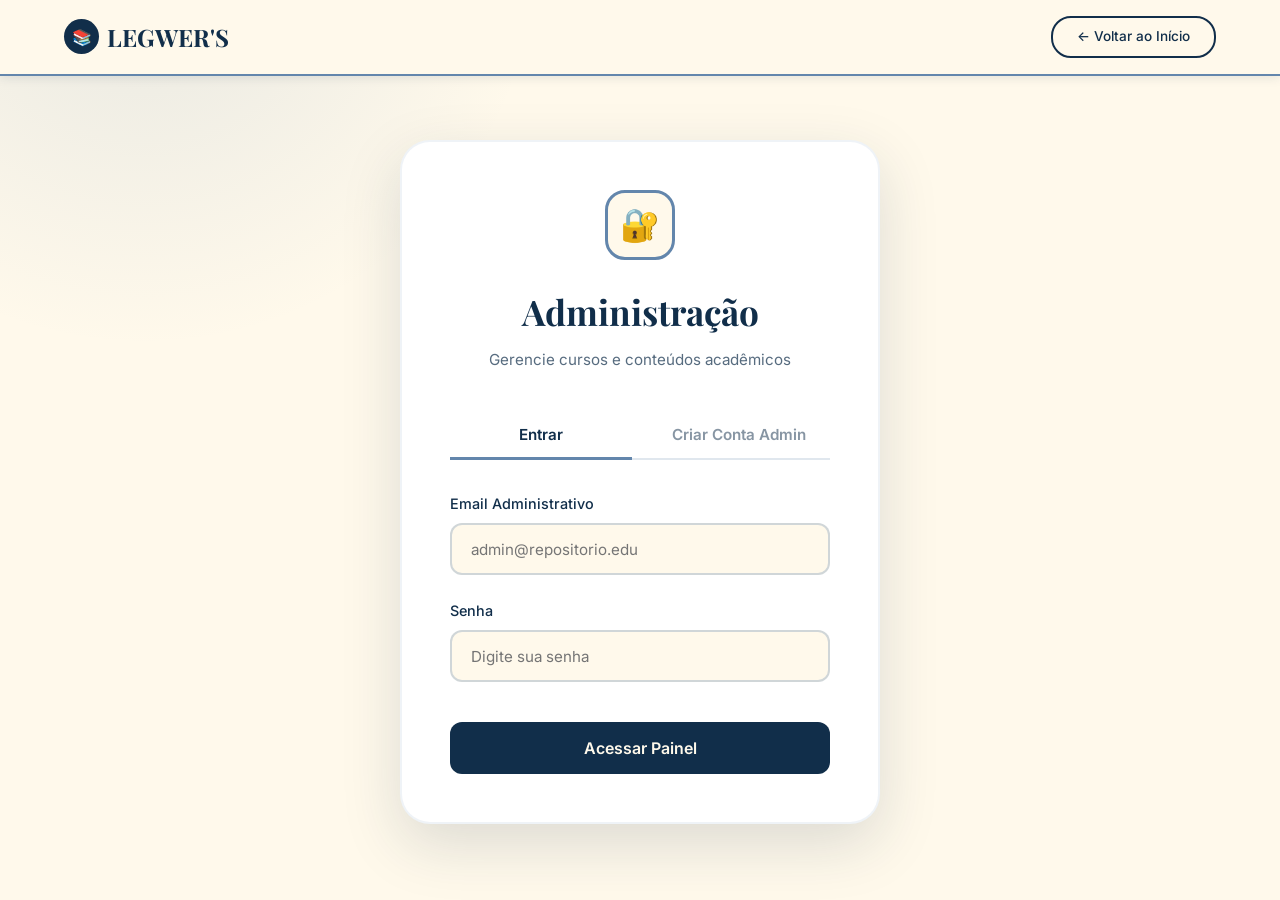
<file: area-admin.html>
<!DOCTYPE html>
<html lang="pt-BR">
<head>
    <meta charset="UTF-8">
    <meta name="viewport" content="width=device-width, initial-scale=1.0">
    <title>Administração - LEGWER'S</title>
    <link href="https://fonts.googleapis.com/css2?family=Playfair+Display:wght@400;600;700&family=Inter:wght@300;400;500;600&display=swap" rel="stylesheet">
    <style>
        * {
            margin: 0;
            padding: 0;
            box-sizing: border-box;
        }

        :root {
            --bege: #FFF9EB;
            --azul-medio: #6386AC;
            --azul-escuro: #112E4A;
            --preto: #000000;
            --branco: #FFFFFF;
            --vermelho: #C75450;
            --verde: #50C78E;
        }

        body {
            font-family: 'Inter', sans-serif;
            background-color: var(--bege);
            color: var(--azul-escuro);
            line-height: 1.6;
            overflow-x: hidden;
        }

        nav {
            position: fixed;
            top: 0;
            width: 100%;
            background: rgba(255, 249, 235, 0.98);
            z-index: 1000;
            padding: 1rem 5%;
            display: flex;
            justify-content: space-between;
            align-items: center;
            border-bottom: 2px solid var(--azul-medio);
            box-shadow: 0 2px 10px rgba(17, 46, 74, 0.1);
        }

        .logo {
            font-family: 'Playfair Display', serif;
            font-size: 1.5rem;
            font-weight: 700;
            color: var(--azul-escuro);
            text-decoration: none;
            display: flex;
            align-items: center;
            gap: 0.5rem;
        }

        .logo-icon {
            width: 35px;
            height: 35px;
            background: var(--azul-escuro);
            border-radius: 50%;
            display: flex;
            align-items: center;
            justify-content: center;
            color: var(--bege);
            font-size: 1rem;
        }

        .btn-back {
            padding: 0.5rem 1.5rem;
            border-radius: 20px;
            text-decoration: none;
            font-weight: 500;
            font-size: 0.85rem;
            transition: all 0.3s ease;
            border: 2px solid var(--azul-escuro);
            color: var(--azul-escuro);
            background: transparent;
        }

        .btn-back:hover {
            background: var(--azul-escuro);
            color: var(--bege);
        }

        .main-container {
            min-height: 100vh;
            display: flex;
            align-items: center;
            justify-content: center;
            padding: 8rem 5% 4rem;
            position: relative;
            overflow: hidden;
        }

        .main-container::before {
            content: '';
            position: absolute;
            top: -50%;
            left: -20%;
            width: 800px;
            height: 800px;
            background: radial-gradient(circle, rgba(99, 134, 172, 0.15) 0%, transparent 70%);
            border-radius: 50%;
            animation: pulse 8s ease-in-out infinite;
        }

        @keyframes pulse {
            0%, 100% { transform: scale(1); opacity: 0.5; }
            50% { transform: scale(1.1); opacity: 0.8; }
        }

        .auth-card {
            background: var(--branco);
            border-radius: 30px;
            box-shadow: 0 20px 60px rgba(17, 46, 74, 0.15);
            max-width: 480px;
            width: 100%;
            padding: 3rem;
            position: relative;
            z-index: 2;
            border: 2px solid rgba(99, 134, 172, 0.1);
        }

        .auth-header {
            text-align: center;
            margin-bottom: 2.5rem;
        }

        .auth-icon {
            width: 70px;
            height: 70px;
            background: var(--bege);
            border-radius: 20px;
            display: flex;
            align-items: center;
            justify-content: center;
            font-size: 2rem;
            margin: 0 auto 1.5rem;
            border: 3px solid var(--azul-medio);
        }

        .auth-header h1 {
            font-family: 'Playfair Display', serif;
            font-size: 2.2rem;
            color: var(--azul-escuro);
            margin-bottom: 0.5rem;
        }

        .auth-header p {
            color: var(--azul-escuro);
            opacity: 0.7;
            font-size: 0.95rem;
        }

        .auth-tabs {
            display: flex;
            gap: 1rem;
            margin-bottom: 2rem;
            border-bottom: 2px solid rgba(99, 134, 172, 0.2);
        }

        .auth-tab {
            flex: 1;
            padding: 0.8rem;
            background: transparent;
            border: none;
            font-family: 'Inter', sans-serif;
            font-weight: 600;
            font-size: 0.95rem;
            color: var(--azul-escuro);
            opacity: 0.5;
            cursor: pointer;
            transition: all 0.3s ease;
            border-bottom: 3px solid transparent;
            margin-bottom: -2px;
        }

        .auth-tab.active {
            opacity: 1;
            border-bottom-color: var(--azul-medio);
        }

        .auth-form {
            display: none;
        }

        .auth-form.active {
            display: block;
            animation: fadeIn 0.4s ease;
        }

        @keyframes fadeIn {
            from { opacity: 0; transform: translateY(10px); }
            to { opacity: 1; transform: translateY(0); }
        }

        .form-group {
            margin-bottom: 1.5rem;
        }

        .form-label {
            display: block;
            margin-bottom: 0.5rem;
            color: var(--azul-escuro);
            font-weight: 500;
            font-size: 0.9rem;
        }

        .form-input {
            width: 100%;
            padding: 0.9rem 1.2rem;
            border: 2px solid rgba(99, 134, 172, 0.3);
            border-radius: 12px;
            font-family: 'Inter', sans-serif;
            font-size: 0.95rem;
            color: var(--azul-escuro);
            background: var(--bege);
            transition: all 0.3s ease;
        }

        .form-input:focus {
            outline: none;
            border-color: var(--azul-medio);
            background: var(--branco);
            box-shadow: 0 0 0 4px rgba(99, 134, 172, 0.1);
        }

        .form-row {
            display: grid;
            grid-template-columns: 1fr 1fr;
            gap: 1rem;
        }

        .btn-submit {
            width: 100%;
            padding: 1rem;
            background: var(--azul-escuro);
            color: var(--bege);
            border: none;
            border-radius: 12px;
            font-family: 'Inter', sans-serif;
            font-weight: 600;
            font-size: 1rem;
            cursor: pointer;
            transition: all 0.3s ease;
            margin-top: 1rem;
        }

        .btn-submit:hover {
            background: var(--azul-medio);
            transform: translateY(-2px);
            box-shadow: 0 8px 20px rgba(17, 46, 74, 0.2);
        }

        /* Admin Dashboard */
        .admin-dashboard {
            display: none;
            padding: 8rem 5% 4rem;
        }

        .admin-dashboard.active {
            display: block;
            animation: fadeIn 0.6s ease;
        }

        .admin-header {
            display: flex;
            justify-content: space-between;
            align-items: center;
            margin-bottom: 3rem;
            padding-bottom: 2rem;
            border-bottom: 2px solid rgba(99, 134, 172, 0.2);
        }

        .admin-title {
            font-family: 'Playfair Display', serif;
            font-size: 2.5rem;
            color: var(--azul-escuro);
        }

        .admin-actions {
            display: flex;
            gap: 1rem;
        }

        .btn-add {
            padding: 0.7rem 1.5rem;
            background: var(--verde);
            color: var(--branco);
            border: none;
            border-radius: 12px;
            font-weight: 600;
            font-size: 0.9rem;
            cursor: pointer;
            transition: all 0.3s ease;
            display: flex;
            align-items: center;
            gap: 0.5rem;
        }

        .btn-add:hover {
            transform: translateY(-2px);
            box-shadow: 0 8px 20px rgba(80, 199, 142, 0.3);
        }

        .btn-logout {
            padding: 0.7rem 1.5rem;
            background: transparent;
            color: var(--azul-escuro);
            border: 2px solid var(--azul-escuro);
            border-radius: 12px;
            font-weight: 600;
            font-size: 0.9rem;
            cursor: pointer;
            transition: all 0.3s ease;
        }

        .btn-logout:hover {
            background: var(--azul-escuro);
            color: var(--bege);
        }

        /* Stats Cards */
        .stats-grid {
            display: grid;
            grid-template-columns: repeat(auto-fit, minmax(250px, 1fr));
            gap: 2rem;
            margin-bottom: 3rem;
        }

        .stat-card {
            background: var(--branco);
            padding: 2rem;
            border-radius: 20px;
            box-shadow: 0 10px 30px rgba(17, 46, 74, 0.1);
            border: 2px solid transparent;
            transition: all 0.3s ease;
        }

        .stat-card:hover {
            border-color: var(--azul-medio);
            transform: translateY(-5px);
        }

        .stat-card-header {
            display: flex;
            justify-content: space-between;
            align-items: center;
            margin-bottom: 1rem;
        }

        .stat-icon {
            width: 50px;
            height: 50px;
            background: var(--bege);
            border-radius: 12px;
            display: flex;
            align-items: center;
            justify-content: center;
            font-size: 1.5rem;
        }

        .stat-value {
            font-family: 'Playfair Display', serif;
            font-size: 2.5rem;
            font-weight: 700;
            color: var(--azul-escuro);
        }

        .stat-label {
            color: var(--azul-escuro);
            opacity: 0.7;
            font-size: 0.9rem;
            margin-top: 0.5rem;
        }

        /* Course Management */
        .management-section {
            background: var(--branco);
            padding: 2.5rem;
            border-radius: 20px;
            box-shadow: 0 10px 30px rgba(17, 46, 74, 0.1);
        }

        .section-header {
            display: flex;
            justify-content: space-between;
            align-items: center;
            margin-bottom: 2rem;
        }

        .section-title {
            font-family: 'Playfair Display', serif;
            font-size: 1.8rem;
            color: var(--azul-escuro);
        }

        .search-bar {
            padding: 0.7rem 1.2rem;
            border: 2px solid rgba(99, 134, 172, 0.3);
            border-radius: 12px;
            font-family: 'Inter', sans-serif;
            font-size: 0.9rem;
            color: var(--azul-escuro);
            background: var(--bege);
            width: 300px;
            transition: all 0.3s ease;
        }

        .search-bar:focus {
            outline: none;
            border-color: var(--azul-medio);
        }

        .course-table {
            width: 100%;
            border-collapse: collapse;
        }

        .course-table thead {
            background: var(--bege);
        }

        .course-table th {
            padding: 1rem;
            text-align: left;
            font-weight: 600;
            color: var(--azul-escuro);
            font-size: 0.9rem;
            text-transform: uppercase;
            letter-spacing: 0.5px;
        }

        .course-table td {
            padding: 1.2rem 1rem;
            border-bottom: 1px solid rgba(99, 134, 172, 0.1);
        }

        .course-table tbody tr {
            transition: all 0.3s ease;
        }

        .course-table tbody tr:hover {
            background: rgba(99, 134, 172, 0.05);
        }

        .course-name {
            font-weight: 600;
            color: var(--azul-escuro);
        }

        .course-category {
            display: inline-block;
            padding: 0.3rem 0.8rem;
            background: rgba(99, 134, 172, 0.15);
            color: var(--azul-escuro);
            border-radius: 8px;
            font-size: 0.8rem;
            font-weight: 600;
        }

        .action-buttons {
            display: flex;
            gap: 0.5rem;
        }

        .btn-edit, .btn-delete {
            padding: 0.5rem 1rem;
            border: none;
            border-radius: 8px;
            font-weight: 600;
            font-size: 0.85rem;
            cursor: pointer;
            transition: all 0.3s ease;
        }

        .btn-edit {
            background: var(--azul-medio);
            color: var(--branco);
        }

        .btn-edit:hover {
            background: var(--azul-escuro);
        }

        .btn-delete {
            background: var(--vermelho);
            color: var(--branco);
        }

        .btn-delete:hover {
            background: #a03e3a;
        }

        /* Modal */
        .modal {
            display: none;
            position: fixed;
            top: 0;
            left: 0;
            width: 100%;
            height: 100%;
            background: rgba(0, 0, 0, 0.5);
            z-index: 2000;
            align-items: center;
            justify-content: center;
        }

        .modal.active {
            display: flex;
            animation: fadeIn 0.3s ease;
        }

        .modal-content {
            background: var(--branco);
            padding: 3rem;
            border-radius: 30px;
            max-width: 600px;
            width: 90%;
            max-height: 90vh;
            overflow-y: auto;
            box-shadow: 0 20px 60px rgba(17, 46, 74, 0.3);
        }

        .modal-header {
            margin-bottom: 2rem;
        }

        .modal-title {
            font-family: 'Playfair Display', serif;
            font-size: 2rem;
            color: var(--azul-escuro);
            margin-bottom: 0.5rem;
        }

        .btn-close {
            float: right;
            background: transparent;
            border: none;
            font-size: 1.5rem;
            cursor: pointer;
            color: var(--azul-escuro);
            opacity: 0.5;
            transition: all 0.3s ease;
        }

        .btn-close:hover {
            opacity: 1;
        }

        @media (max-width: 768px) {
            .admin-header {
                flex-direction: column;
                gap: 1.5rem;
                align-items: flex-start;
            }

            .stats-grid {
                grid-template-columns: 1fr;
            }

            .course-table {
                display: block;
                overflow-x: auto;
            }

            .search-bar {
                width: 100%;
            }

            .form-row {
                grid-template-columns: 1fr;
            }
        }

        .fade-in {
            opacity: 0;
            transform: translateY(30px);
            animation: fadeInUp 0.6s ease forwards;
        }

        @keyframes fadeInUp {
            to {
                opacity: 1;
                transform: translateY(0);
            }
        }

        .delay-1 { animation-delay: 0.1s; }
        .delay-2 { animation-delay: 0.2s; }
        .delay-3 { animation-delay: 0.3s; }
    </style>
</head>
<body>
    <nav>
        <a href="inicio.html" class="logo">
            <div class="logo-icon">📚</div>
            LEGWER'S
        </a>
        
        <a href="inicio.html" class="btn-back">← Voltar ao Início</a>
    </nav>

    <!-- Auth Container -->
    <div class="main-container" id="authContainer">
        <div class="auth-card fade-in">
            <div class="auth-header">
                <div class="auth-icon">🔐</div>
                <h1>Administração</h1>
                <p>Gerencie cursos e conteúdos acadêmicos</p>
            </div>

            <div class="auth-tabs">
                <button class="auth-tab active" onclick="switchTab('login')">Entrar</button>
                <button class="auth-tab" onclick="switchTab('register')">Criar Conta Admin</button>
            </div>

            <form class="auth-form active" id="loginForm" onsubmit="handleLogin(event)">
                <div class="form-group">
                    <label class="form-label">Email Administrativo</label>
                    <input type="email" class="form-input" placeholder="admin@repositorio.edu" required>
                </div>

                <div class="form-group">
                    <label class="form-label">Senha</label>
                    <input type="password" class="form-input" placeholder="Digite sua senha" required>
                </div>

                <button type="submit" class="btn-submit">Acessar Painel</button>
            </form>

            <form class="auth-form" id="registerForm" onsubmit="handleRegister(event)">
                <div class="form-row">
                    <div class="form-group">
                        <label class="form-label">Nome</label>
                        <input type="text" class="form-input" placeholder="Nome completo" required>
                    </div>
                    <div class="form-group">
                        <label class="form-label">Cargo</label>
                        <input type="text" class="form-input" placeholder="Ex: Coordenador" required>
                    </div>
                </div>

                <div class="form-group">
                    <label class="form-label">Email Administrativo</label>
                    <input type="email" class="form-input" placeholder="admin@repositorio.edu" required>
                </div>

                <div class="form-group">
                    <label class="form-label">Departamento</label>
                    <input type="text" class="form-input" placeholder="Ex: TI / Acadêmico" required>
                </div>

                <div class="form-row">
                    <div class="form-group">
                        <label class="form-label">Senha</label>
                        <input type="password" class="form-input" placeholder="Mínimo 8 caracteres" required>
                    </div>
                    <div class="form-group">
                        <label class="form-label">Confirmar Senha</label>
                        <input type="password" class="form-input" placeholder="Repita a senha" required>
                    </div>
                </div>

                <button type="submit" class="btn-submit">Criar Conta Administrativa</button>
            </form>
        </div>
    </div>

    <!-- Admin Dashboard -->
    <div class="admin-dashboard" id="adminDashboard">
        <div class="admin-header">
            <h1 class="admin-title">Painel Administrativo</h1>
            <div class="admin-actions">
                <button class="btn-add" onclick="openModal('add')">
                    <span>+</span>
                    Adicionar Curso
                </button>
                <button class="btn-logout" onclick="handleLogout()">Sair</button>
            </div>
        </div>

        <!-- Statistics -->
        <div class="stats-grid">
            <div class="stat-card fade-in delay-1">
                <div class="stat-card-header">
                    <div class="stat-icon">📚</div>
                </div>
                <div class="stat-value" id="totalCourses">12</div>
                <div class="stat-label">Total de Cursos</div>
            </div>

            <div class="stat-card fade-in delay-2">
                <div class="stat-card-header">
                    <div class="stat-icon">📄</div>
                </div>
                <div class="stat-value">156</div>
                <div class="stat-label">Artigos Cadastrados</div>
            </div>

            <div class="stat-card fade-in delay-3">
                <div class="stat-card-header">
                    <div class="stat-icon">👥</div>
                </div>
                <div class="stat-value">847</div>
                <div class="stat-label">Alunos Ativos</div>
            </div>

            <div class="stat-card fade-in delay-1">
                <div class="stat-card-header">
                    <div class="stat-icon">⬇️</div>
                </div>
                <div class="stat-value">2.4K</div>
                <div class="stat-label">Downloads Este Mês</div>
            </div>
        </div>

        <!-- Course Management -->
        <div class="management-section">
            <div class="section-header">
                <h2 class="section-title">Gerenciar Cursos</h2>
                <input type="text" class="search-bar" placeholder="Pesquisar curso..." onkeyup="searchCourses(this.value)">
            </div>

            <table class="course-table" id="courseTable">
                <thead>
                    <tr>
                        <th>Curso</th>
                        <th>Categoria</th>
                        <th>Artigos</th>
                        <th>Acessos</th>
                        <th>Ações</th>
                    </tr>
                </thead>
                <tbody id="courseTableBody">
                    <tr>
                        <td class="course-name">Ciência da Computação</td>
                        <td><span class="course-category">Ciências Exatas</span></td>
                        <td>24</td>
                        <td>1,234</td>
                        <td>
                            <div class="action-buttons">
                                <button class="btn-edit" onclick="editCourse(0)">Editar</button>
                                <button class="btn-delete" onclick="deleteCourse(0)">Excluir</button>
                            </div>
                        </td>
                    </tr>
                    <tr>
                        <td class="course-name">Biologia Molecular</td>
                        <td><span class="course-category">Ciências Biológicas</span></td>
                        <td>18</td>
                        <td>892</td>
                        <td>
                            <div class="action-buttons">
                                <button class="btn-edit" onclick="editCourse(1)">Editar</button>
                                <button class="btn-delete" onclick="deleteCourse(1)">Excluir</button>
                            </div>
                        </td>
                    </tr>
                    <tr>
                        <td class="course-name">Direito Constitucional</td>
                        <td><span class="course-category">Ciências Sociais</span></td>
                        <td>15</td>
                        <td>756</td>
                        <td>
                            <div class="action-buttons">
                                <button class="btn-edit" onclick="editCourse(2)">Editar</button>
                                <button class="btn-delete" onclick="deleteCourse(2)">Excluir</button>
                            </div>
                        </td>
                    </tr>
                    <tr>
                        <td class="course-name">Design Gráfico</td>
                        <td><span class="course-category">Artes e Design</span></td>
                        <td>12</td>
                        <td>623</td>
                        <td>
                            <div class="action-buttons">
                                <button class="btn-edit" onclick="editCourse(3)">Editar</button>
                                <button class="btn-delete" onclick="deleteCourse(3)">Excluir</button>
                            </div>
                        </td>
                    </tr>
                    <tr>
                        <td class="course-name">Engenharia Civil</td>
                        <td><span class="course-category">Ciências Exatas</span></td>
                        <td>20</td>
                        <td>1,089</td>
                        <td>
                            <div class="action-buttons">
                                <button class="btn-edit" onclick="editCourse(4)">Editar</button>
                                <button class="btn-delete" onclick="deleteCourse(4)">Excluir</button>
                            </div>
                        </td>
                    </tr>
                    <tr>
                        <td class="course-name">Geografia Humana</td>
                        <td><span class="course-category">Ciências Humanas</span></td>
                        <td>14</td>
                        <td>534</td>
                        <td>
                            <div class="action-buttons">
                                <button class="btn-edit" onclick="editCourse(5)">Editar</button>
                                <button class="btn-delete" onclick="deleteCourse(5)">Excluir</button>
                            </div>
                        </td>
                    </tr>
                </tbody>
            </table>
        </div>
    </div>

    <!-- Modal for Add/Edit Course -->
    <div class="modal" id="courseModal">
        <div class="modal-content">
            <div class="modal-header">
                <button class="btn-close" onclick="closeModal()">×</button>
                <h2 class="modal-title" id="modalTitle">Adicionar Curso</h2>
            </div>
            
            <form id="courseForm" onsubmit="saveCourse(event)">
                <div class="form-group">
                    <label class="form-label">Nome do Curso</label>
                    <input type="text" class="form-input" id="courseName" placeholder="Ex: Física Quântica" required>
                </div>

                <div class="form-group">
                    <label class="form-label">Categoria</label>
                    <select class="form-input" id="courseCategory" required>
                        <option value="">Selecione uma categoria</option>
                        <option value="Ciências Exatas">Ciências Exatas</option>
                        <option value="Ciências Biológicas">Ciências Biológicas</option>
                        <option value="Ciências Humanas">Ciências Humanas</option>
                        <option value="Ciências Sociais">Ciências Sociais</option>
                        <option value="Artes e Design">Artes e Design</option>
                        <option value="Ciências Agrárias">Ciências Agrárias</option>
                    </select>
                </div>

                <div class="form-group">
                    <label class="form-label">Subtítulo</label>
                    <input type="text" class="form-input" id="courseSubtitle" placeholder="Ex: Mecânica e Partículas">
                </div>

                <div class="form-group">
                    <label class="form-label">Descrição</label>
                    <textarea class="form-input" id="courseDescription" rows="4" placeholder="Descreva o curso..." style="resize: vertical;"></textarea>
                </div>

                <div class="form-row">
                    <div class="form-group">
                        <label class="form-label">Número de Artigos</label>
                        <input type="number" class="form-input" id="courseArticles" placeholder="0" min="0">
                    </div>
                    <div class="form-group">
                        <label class="form-label">Ícone (Emoji)</label>
                        <input type="text" class="form-input" id="courseIcon" placeholder="📚" maxlength="2">
                    </div>
                </div>

                <button type="submit" class="btn-submit">Salvar Curso</button>
            </form>
        </div>
    </div>

    <script>
        let courses = [];
        let editingIndex = -1;

        function switchTab(tab) {
            const loginForm = document.getElementById('loginForm');
            const registerForm = document.getElementById('registerForm');
            const tabs = document.querySelectorAll('.auth-tab');

            tabs.forEach(t => t.classList.remove('active'));

            if (tab === 'login') {
                loginForm.classList.add('active');
                registerForm.classList.remove('active');
                tabs[0].classList.add('active');
            } else {
                registerForm.classList.add('active');
                loginForm.classList.remove('active');
                tabs[1].classList.add('active');
            }
        }

        function handleLogin(event) {
            event.preventDefault();
            document.getElementById('authContainer').style.display = 'none';
            document.getElementById('adminDashboard').classList.add('active');
            loadCourses();
        }

        function handleRegister(event) {
            event.preventDefault();
            
            const password = event.target.querySelector('input[type="password"]').value;
            const confirmPassword = event.target.querySelectorAll('input[type="password"]')[1].value;
            
            if (password !== confirmPassword) {
                alert('As senhas não coincidem!');
                return;
            }

            alert('Conta administrativa criada com sucesso! Faça login para continuar.');
            switchTab('login');
        }

        function handleLogout() {
            document.getElementById('adminDashboard').classList.remove('active');
            document.getElementById('authContainer').style.display = 'flex';
            document.getElementById('loginForm').reset();
            document.getElementById('registerForm').reset();
        }

        function loadCourses() {
            courses = [
                { name: 'Ciência da Computação', category: 'Ciências Exatas', articles: 24, views: 1234 },
                { name: 'Biologia Molecular', category: 'Ciências Biológicas', articles: 18, views: 892 },
                { name: 'Direito Constitucional', category: 'Ciências Sociais', articles: 15, views: 756 },
                { name: 'Design Gráfico', category: 'Artes e Design', articles: 12, views: 623 },
                { name: 'Engenharia Civil', category: 'Ciências Exatas', articles: 20, views: 1089 },
                { name: 'Geografia Humana', category: 'Ciências Humanas', articles: 14, views: 534 }
            ];
            updateCourseTable();
        }

        function updateCourseTable(filteredCourses = null) {
            const tbody = document.getElementById('courseTableBody');
            const displayCourses = filteredCourses || courses;
            
            tbody.innerHTML = displayCourses.map((course, index) => `
                <tr>
                    <td class="course-name">${course.name}</td>
                    <td><span class="course-category">${course.category}</span></td>
                    <td>${course.articles}</td>
                    <td>${course.views.toLocaleString()}</td>
                    <td>
                        <div class="action-buttons">
                            <button class="btn-edit" onclick="editCourse(${index})">Editar</button>
                            <button class="btn-delete" onclick="deleteCourse(${index})">Excluir</button>
                        </div>
                    </td>
                </tr>
            `).join('');

            document.getElementById('totalCourses').textContent = courses.length;
        }

        function openModal(mode, index = -1) {
            const modal = document.getElementById('courseModal');
            const modalTitle = document.getElementById('modalTitle');
            
            if (mode === 'add') {
                modalTitle.textContent = 'Adicionar Curso';
                document.getElementById('courseForm').reset();
                editingIndex = -1;
            } else {
                modalTitle.textContent = 'Editar Curso';
                const course = courses[index];
                document.getElementById('courseName').value = course.name;
                document.getElementById('courseCategory').value = course.category;
                document.getElementById('courseArticles').value = course.articles;
                editingIndex = index;
            }
            
            modal.classList.add('active');
        }

        function closeModal() {
            document.getElementById('courseModal').classList.remove('active');
            editingIndex = -1;
        }

        function saveCourse(event) {
            event.preventDefault();
            
            const course = {
                name: document.getElementById('courseName').value,
                category: document.getElementById('courseCategory').value,
                articles: parseInt(document.getElementById('courseArticles').value) || 0,
                views: Math.floor(Math.random() * 1000) + 100
            };

            if (editingIndex >= 0) {
                courses[editingIndex] = course;
            } else {
                courses.push(course);
            }

            updateCourseTable();
            closeModal();
        }

        function editCourse(index) {
            openModal('edit', index);
        }

        function deleteCourse(index) {
            if (confirm(`Tem certeza que deseja excluir o curso "${courses[index].name}"?`)) {
                courses.splice(index, 1);
                updateCourseTable();
            }
        }

        function searchCourses(query) {
            if (!query.trim()) {
                updateCourseTable();
                return;
            }

            const filtered = courses.filter(course => 
                course.name.toLowerCase().includes(query.toLowerCase()) ||
                course.category.toLowerCase().includes(query.toLowerCase())
            );
            
            updateCourseTable(filtered);
        }

        window.addEventListener('scroll', () => {
            const nav = document.querySelector('nav');
            if (window.scrollY > 50) {
                nav.style.boxShadow = '0 2px 20px rgba(17, 46, 74, 0.15)';
            } else {
                nav.style.boxShadow = '0 2px 10px rgba(17, 46, 74, 0.1)';
            }
        });
    </script>
</body>
</html>
</file>
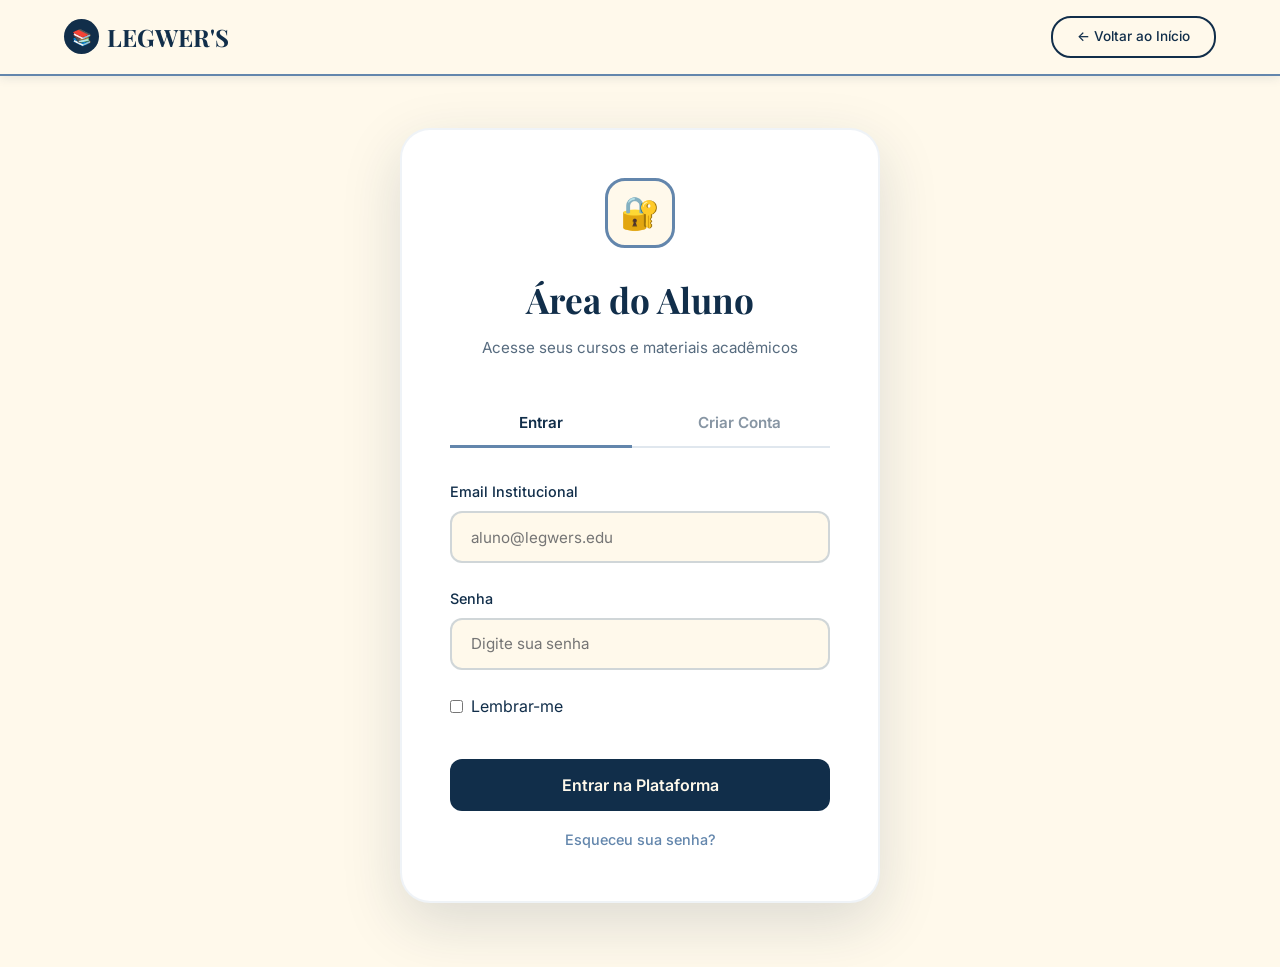
<file: area-aluno.html>
<!DOCTYPE html>
<html lang="pt-BR">
<head>
    <meta charset="UTF-8">
    <meta name="viewport" content="width=device-width, initial-scale=1.0">
    <title>Área do Aluno - LEGWER'S</title>
    <link href="https://fonts.googleapis.com/css2?family=Playfair+Display:wght@400;600;700&family=Inter:wght@300;400;500;600&display=swap" rel="stylesheet">
    <style>
        * {
            margin: 0;
            padding: 0;
            box-sizing: border-box;
        }

        :root {
            --bege: #FFF9EB;
            --azul-medio: #6386AC;
            --azul-escuro: #112E4A;
            --vermelho: #C75450;
            --verde: #50C78E;
            --branco: #FFFFFF;
        }

        body {
            font-family: 'Inter', sans-serif;
            background-color: var(--bege);
            color: var(--azul-escuro);
            line-height: 1.6;
        }

        /* Navegação */
        nav {
            position: fixed;
            top: 0;
            width: 100%;
            background: rgba(255, 249, 235, 0.98);
            z-index: 1000;
            padding: 1rem 5%;
            display: flex;
            justify-content: space-between;
            align-items: center;
            border-bottom: 2px solid var(--azul-medio);
            box-shadow: 0 2px 10px rgba(17, 46, 74, 0.1);
        }

        .logo {
            font-family: 'Playfair Display', serif;
            font-size: 1.5rem;
            font-weight: 700;
            color: var(--azul-escuro);
            text-decoration: none;
            display: flex;
            align-items: center;
            gap: 0.5rem;
        }

        .logo-icon {
            width: 35px;
            height: 35px;
            background: var(--azul-escuro);
            border-radius: 50%;
            display: flex;
            align-items: center;
            justify-content: center;
            color: var(--bege);
            font-size: 1rem;
        }

        .btn-back {
            padding: 0.5rem 1.5rem;
            border-radius: 20px;
            text-decoration: none;
            font-weight: 500;
            font-size: 0.85rem;
            transition: all 0.3s ease;
            border: 2px solid var(--azul-escuro);
            color: var(--azul-escuro);
            background: transparent;
        }

        .btn-back:hover {
            background: var(--azul-escuro);
            color: var(--bege);
        }

        /* Container de Login */
        .tela-login {
            min-height: 100vh;
            display: flex;
            align-items: center;
            justify-content: center;
            padding: 8rem 5% 4rem;
        }

        .tela-login.escondido {
            display: none;
        }

        .auth-card {
            background: var(--branco);
            border-radius: 30px;
            box-shadow: 0 20px 60px rgba(17, 46, 74, 0.15);
            max-width: 480px;
            width: 100%;
            padding: 3rem;
            border: 2px solid rgba(99, 134, 172, 0.1);
        }

        .auth-header {
            text-align: center;
            margin-bottom: 2.5rem;
        }

        .auth-icon {
            width: 70px;
            height: 70px;
            background: var(--bege);
            border-radius: 20px;
            display: flex;
            align-items: center;
            justify-content: center;
            font-size: 2rem;
            margin: 0 auto 1.5rem;
            border: 3px solid var(--azul-medio);
        }

        .auth-header h1 {
            font-family: 'Playfair Display', serif;
            font-size: 2.2rem;
            color: var(--azul-escuro);
            margin-bottom: 0.5rem;
        }

        .auth-header p {
            color: var(--azul-escuro);
            opacity: 0.7;
            font-size: 0.95rem;
        }

        /* Alerta de erro */
        .alerta-erro {
            background: var(--vermelho);
            color: white;
            padding: 1rem;
            border-radius: 12px;
            margin-bottom: 1.5rem;
            display: none;
        }

        .alerta-erro.ativo {
            display: block;
            animation: shake 0.5s ease;
        }

        @keyframes shake {
            0%, 100% { transform: translateX(0); }
            25% { transform: translateX(-10px); }
            75% { transform: translateX(10px); }
        }

        /* Abas */
        .auth-tabs {
            display: flex;
            gap: 1rem;
            margin-bottom: 2rem;
            border-bottom: 2px solid rgba(99, 134, 172, 0.2);
        }

        .auth-tab {
            flex: 1;
            padding: 0.8rem;
            background: transparent;
            border: none;
            font-family: 'Inter', sans-serif;
            font-weight: 600;
            font-size: 0.95rem;
            color: var(--azul-escuro);
            opacity: 0.5;
            cursor: pointer;
            transition: all 0.3s ease;
            border-bottom: 3px solid transparent;
            margin-bottom: -2px;
        }

        .auth-tab.active {
            opacity: 1;
            border-bottom-color: var(--azul-medio);
        }

        /* Formulários */
        .auth-form {
            display: none;
        }

        .auth-form.ativo {
            display: block;
            animation: fadeIn 0.4s ease;
        }

        @keyframes fadeIn {
            from { opacity: 0; transform: translateY(10px); }
            to { opacity: 1; transform: translateY(0); }
        }

        .form-group {
            margin-bottom: 1.5rem;
        }

        .form-label {
            display: block;
            margin-bottom: 0.5rem;
            color: var(--azul-escuro);
            font-weight: 500;
            font-size: 0.9rem;
        }

        .form-input {
            width: 100%;
            padding: 0.9rem 1.2rem;
            border: 2px solid rgba(99, 134, 172, 0.3);
            border-radius: 12px;
            font-family: 'Inter', sans-serif;
            font-size: 0.95rem;
            color: var(--azul-escuro);
            background: var(--bege);
            transition: all 0.3s ease;
        }

        .form-input:focus {
            outline: none;
            border-color: var(--azul-medio);
            background: var(--branco);
            box-shadow: 0 0 0 4px rgba(99, 134, 172, 0.1);
        }

        .form-row {
            display: grid;
            grid-template-columns: 1fr 1fr;
            gap: 1rem;
        }

        .btn-submit {
            width: 100%;
            padding: 1rem;
            background: var(--azul-escuro);
            color: var(--bege);
            border: none;
            border-radius: 12px;
            font-family: 'Inter', sans-serif;
            font-weight: 600;
            font-size: 1rem;
            cursor: pointer;
            transition: all 0.3s ease;
            margin-top: 1rem;
        }

        .btn-submit:hover {
            background: var(--azul-medio);
            transform: translateY(-2px);
            box-shadow: 0 8px 20px rgba(17, 46, 74, 0.2);
        }

        .forgot-password {
            text-align: center;
            margin-top: 1rem;
        }

        .forgot-password a {
            color: var(--azul-medio);
            text-decoration: none;
            font-size: 0.9rem;
            font-weight: 500;
        }

        .forgot-password a:hover {
            color: var(--azul-escuro);
            text-decoration: underline;
        }

        /* DASHBOARD - Inicialmente escondido */
        .tela-dashboard {
            display: none;
            padding: 8rem 5% 4rem;
            min-height: 100vh;
        }

        .tela-dashboard.ativo {
            display: block;
            animation: fadeIn 0.6s ease;
        }

        .dashboard-header {
            text-align: center;
            margin-bottom: 3rem;
        }

        .welcome-tag {
            display: inline-block;
            padding: 0.4rem 1rem;
            background: rgba(99, 134, 172, 0.15);
            color: var(--azul-escuro);
            border-radius: 20px;
            font-size: 0.85rem;
            font-weight: 600;
            margin-bottom: 1rem;
        }

        .dashboard-header h1 {
            font-family: 'Playfair Display', serif;
            font-size: 3rem;
            color: var(--azul-escuro);
            margin-bottom: 0.5rem;
        }

        .dashboard-header p {
            color: var(--azul-escuro);
            opacity: 0.7;
            font-size: 1.1rem;
        }

        /* User Header */
        .user-header {
            display: flex;
            align-items: center;
            gap: 1rem;
            padding: 1.5rem 2rem;
            background: var(--branco);
            border-radius: 16px;
            margin-bottom: 2rem;
            box-shadow: 0 4px 15px rgba(0,0,0,0.08);
            max-width: 600px;
            margin-left: auto;
            margin-right: auto;
        }

        .user-avatar {
            width: 60px;
            height: 60px;
            background: var(--azul-escuro);
            color: var(--bege);
            border-radius: 50%;
            display: flex;
            align-items: center;
            justify-content: center;
            font-size: 1.8rem;
        }

        .user-info h3 {
            font-family: 'Playfair Display', serif;
            margin-bottom: 0.2rem;
        }

        .user-info p {
            font-size: 0.9rem;
            color: var(--azul-medio);
        }

        /* Botão Repositório */
        .btn-repositorio {
            display: inline-flex;
            align-items: center;
            gap: 0.5rem;
            padding: 1.2rem 2.5rem;
            background: var(--verde);
            color: white;
            text-decoration: none;
            border-radius: 12px;
            font-weight: 600;
            font-size: 1.1rem;
            margin: 2rem 0;
            transition: all 0.3s ease;
            box-shadow: 0 4px 15px rgba(80, 199, 142, 0.3);
        }

        .btn-repositorio:hover {
            transform: translateY(-3px);
            box-shadow: 0 8px 25px rgba(80, 199, 142, 0.4);
        }

        /* Cursos */
        .courses-container {
            max-width: 1200px;
            margin: 0 auto;
        }

        .courses-container h2 {
            font-family: 'Playfair Display', serif;
            margin-bottom: 1.5rem;
            color: var(--azul-escuro);
            text-align: center;
        }

        .courses-grid {
            display: grid;
            grid-template-columns: repeat(auto-fill, minmax(280px, 1fr));
            gap: 2rem;
        }

        .course-card {
            background: var(--branco);
            border-radius: 20px;
            overflow: hidden;
            box-shadow: 0 10px 30px rgba(17, 46, 74, 0.1);
            transition: all 0.3s ease;
        }

        .course-card:hover {
            transform: translateY(-5px);
            box-shadow: 0 15px 40px rgba(17, 46, 74, 0.15);
        }

        .course-header {
            padding: 1.5rem;
            background: linear-gradient(135deg, var(--azul-escuro) 0%, var(--azul-medio) 100%);
            color: var(--bege);
        }

        .course-icon {
            width: 50px;
            height: 50px;
            background: rgba(255, 249, 235, 0.2);
            border-radius: 12px;
            display: flex;
            align-items: center;
            justify-content: center;
            font-size: 1.5rem;
            margin-bottom: 1rem;
        }

        .course-title {
            font-family: 'Playfair Display', serif;
            font-size: 1.3rem;
            margin-bottom: 0.3rem;
        }

        .course-subtitle {
            opacity: 0.9;
            font-size: 0.85rem;
        }

        .course-body {
            padding: 1.5rem;
        }

        .course-stats {
            display: flex;
            gap: 2rem;
            margin-bottom: 1rem;
        }

        .stat {
            text-align: center;
        }

        .stat-value {
            font-family: 'Playfair Display', serif;
            font-size: 1.8rem;
            font-weight: 700;
            color: var(--azul-escuro);
        }

        .stat-label {
            font-size: 0.75rem;
            color: var(--azul-medio);
            text-transform: uppercase;
        }

        .btn-access {
            display: inline-block;
            padding: 0.7rem 1.5rem;
            background: var(--azul-escuro);
            color: var(--bege);
            text-decoration: none;
            border-radius: 10px;
            font-weight: 600;
            font-size: 0.9rem;
            transition: all 0.3s;
        }

        .btn-access:hover {
            background: var(--azul-medio);
        }

        /* Logout */
        .logout-btn {
            padding: 0.8rem 2rem;
            background: transparent;
            color: var(--azul-escuro);
            border: 2px solid var(--azul-escuro);
            border-radius: 12px;
            font-weight: 600;
            cursor: pointer;
            transition: all 0.3s;
            margin-top: 2rem;
        }

        .logout-btn:hover {
            background: var(--azul-escuro);
            color: var(--bege);
        }

        @media (max-width: 768px) {
            .form-row {
                grid-template-columns: 1fr;
            }
            
            .courses-grid {
                grid-template-columns: 1fr;
            }
        }
    </style>
</head>
<body>
    <!-- NAVEGAÇÃO -->
    <nav>
        <a href="index.html" class="logo">
            <div class="logo-icon">📚</div>
            LEGWER'S
        </a>
        <a href="index.html" class="btn-back">← Voltar ao Início</a>
    </nav>

    <!-- ========================================== -->
    <!-- TELA DE LOGIN (mostrada inicialmente) -->
    <!-- ========================================== -->
    <div class="tela-login" id="telaLogin">
        <div class="auth-card">
            <div class="auth-header">
                <div class="auth-icon">🔐</div>
                <h1>Área do Aluno</h1>
                <p>Acesse seus cursos e materiais acadêmicos</p>
            </div>

            <!-- Alerta de erro -->
            <div class="alerta-erro" id="alertaErro">
                ⚠️ Email ou senha incorretos
            </div>

            <!-- Abas -->
            <div class="auth-tabs">
                <button class="auth-tab active" onclick="mostrarAba('login')">Entrar</button>
                <button class="auth-tab" onclick="mostrarAba('cadastro')">Criar Conta</button>
            </div>

            <!-- Formulário de Login -->
            <form class="auth-form ativo" id="formLogin" onsubmit="fazerLogin(event)">
                <div class="form-group">
                    <label class="form-label">Email Institucional</label>
                    <input type="email" class="form-input" id="loginEmail" placeholder="aluno@legwers.edu" required>
                </div>

                <div class="form-group">
                    <label class="form-label">Senha</label>
                    <input type="password" class="form-input" id="loginSenha" placeholder="Digite sua senha" required>
                </div>

                <div class="form-group" style="display: flex; align-items: center; gap: 0.5rem;">
                    <input type="checkbox" id="lembrarMe" style="width: auto;">
                    <label for="lembrarMe" style="margin: 0; font-weight: normal;">Lembrar-me</label>
                </div>

                <button type="submit" class="btn-submit">Entrar na Plataforma</button>

                <div class="forgot-password">
                    <a href="#" onclick="alert('Contate o suporte técnico')">Esqueceu sua senha?</a>
                </div>
            </form>

            <!-- Formulário de Cadastro -->
            <form class="auth-form" id="formCadastro" onsubmit="fazerCadastro(event)">
                <div class="form-row">
                    <div class="form-group">
                        <label class="form-label">Nome</label>
                        <input type="text" class="form-input" id="cadNome" required>
                    </div>
                    <div class="form-group">
                        <label class="form-label">Sobrenome</label>
                        <input type="text" class="form-input" id="cadSobrenome" required>
                    </div>
                </div>

                <div class="form-group">
                    <label class="form-label">Email</label>
                    <input type="email" class="form-input" id="cadEmail" required>
                </div>

                <div class="form-row">
                    <div class="form-group">
                        <label class="form-label">Matrícula</label>
                        <input type="text" class="form-input" id="cadMatricula" required>
                    </div>
                    <div class="form-group">
                        <label class="form-label">Curso</label>
                        <select class="form-input" id="cadCurso" required>
                            <option value="">Selecione...</option>
                            <option value="Ciência da Computação">Ciência da Computação</option>
                            <option value="Engenharia">Engenharia</option>
                            <option value="Medicina">Medicina</option>
                            <option value="Direito">Direito</option>
                            <option value="Psicologia">Psicologia</option>
                        </select>
                    </div>
                </div>

                <div class="form-row">
                    <div class="form-group">
                        <label class="form-label">Senha</label>
                        <input type="password" class="form-input" id="cadSenha" minlength="6" required>
                    </div>
                    <div class="form-group">
                        <label class="form-label">Confirmar Senha</label>
                        <input type="password" class="form-input" id="cadConfirmar" required>
                    </div>
                </div>

                <button type="submit" class="btn-submit">Criar Conta</button>
            </form>
        </div>
    </div>

    <!-- ========================================== -->
    <!-- TELA DO DASHBOARD (escondida inicialmente) -->
    <!-- ========================================== -->
    <div class="tela-dashboard" id="telaDashboard">
        <div class="dashboard-header">
            <span class="welcome-tag">BEM-VINDO</span>
            <h1>Olá, <span id="nomeUsuario">Aluno</span>!</h1>
            <p>Pronto para acessar o conhecimento?</p>
        </div>

        <!-- Info do usuário -->
        <div class="user-header">
            <div class="user-avatar">👤</div>
            <div class="user-info">
                <h3 id="nomeCompleto">Nome do Aluno</h3>
                <p id="emailUsuario">email@estudante.edu</p>
                <p>Matrícula: <span id="matriculaUsuario">000000</span> | Curso: <span id="cursoUsuario">Curso</span></p>
            </div>
        </div>

        <!-- Botão principal -->
        <div style="text-align: center;">
            <a href="areas.html" class="btn-repositorio">
                📚 Acessar Repositório de Documentos →
            </a>
            <p style="color: var(--azul-medio); margin-top: 1rem;">
                Explore artigos, teses e materiais acadêmicos
            </p>
        </div>

        <!-- Cursos -->
        <div class="courses-container" style="margin-top: 3rem;">
            <h2>Seus Cursos</h2>
            <div class="courses-grid" id="gridCursos">
                <!-- Preenchido via JS -->
            </div>
        </div>

        <div style="text-align: center;">
            <button class="logout-btn" onclick="sair()">Sair da Conta</button>
        </div>
    </div>

    <!-- ========================================== -->
    <!-- JAVASCRIPT (tudo em um lugar) -->
    <!-- ========================================== -->
    <script>
        // ==========================================
        // DADOS E CONFIGURAÇÃO
        // ==========================================
        
        // Usuário de teste (para login funcionar sem cadastro)
        const USUARIO_TESTE = {
            nome: 'João Silva',
            email: 'aluno@legwers.edu',
            senha: '123456',
            matricula: '202400001',
            curso: 'Ciência da Computação'
        };

        // ==========================================
        // FUNÇÕES DE TELA
        // ==========================================

        function mostrarAba(aba) {
            const formLogin = document.getElementById('formLogin');
            const formCadastro = document.getElementById('formCadastro');
            const tabs = document.querySelectorAll('.auth-tab');

            // Esconde alerta
            document.getElementById('alertaErro').classList.remove('ativo');

            if (aba === 'login') {
                formLogin.classList.add('ativo');
                formCadastro.classList.remove('ativo');
                tabs[0].classList.add('active');
                tabs[1].classList.remove('active');
            } else {
                formLogin.classList.remove('ativo');
                formCadastro.classList.add('ativo');
                tabs[0].classList.remove('active');
                tabs[1].classList.add('active');
            }
        }

        function mostrarLogin() {
            document.getElementById('telaLogin').classList.remove('escondido');
            document.getElementById('telaDashboard').classList.remove('ativo');
        }

        function mostrarDashboard(usuario) {
            document.getElementById('telaLogin').classList.add('escondido');
            document.getElementById('telaDashboard').classList.add('ativo');

            // Preenche dados
            document.getElementById('nomeUsuario').textContent = usuario.nome.split(' ')[0];
            document.getElementById('nomeCompleto').textContent = usuario.nome;
            document.getElementById('emailUsuario').textContent = usuario.email;
            document.getElementById('matriculaUsuario').textContent = usuario.matricula;
            document.getElementById('cursoUsuario').textContent = usuario.curso;

            // Carrega cursos
            carregarCursos(usuario.curso);
        }

        // ==========================================
        // LOGIN E CADASTRO
        // ==========================================

        function fazerLogin(event) {
            event.preventDefault();
            
            const email = document.getElementById('loginEmail').value;
            const senha = document.getElementById('loginSenha').value;
            const lembrar = document.getElementById('lembrarMe').checked;

            // Verifica usuário de teste OU usuários cadastrados
            let usuarios = JSON.parse(localStorage.getItem('usuarios') || '[]');
            usuarios.push(USUARIO_TESTE); // Sempre permite login de teste
            
            const usuario = usuarios.find(u => u.email === email && u.senha === senha);

            if (usuario) {
                // Salva sessão
                const sessao = {
                    ...usuario,
                    loginEm: new Date().toISOString()
                };
                
                if (lembrar) {
                    localStorage.setItem('sessao', JSON.stringify(sessao));
                } else {
                    sessionStorage.setItem('sessao', JSON.stringify(sessao));
                }

                mostrarDashboard(usuario);
                
            } else {
                document.getElementById('alertaErro').classList.add('ativo');
            }
        }

        function fazerCadastro(event) {
            event.preventDefault();
            
            const senha = document.getElementById('cadSenha').value;
            const confirmar = document.getElementById('cadConfirmar').value;

            if (senha !== confirmar) {
                alert('As senhas não coincidem!');
                return;
            }

            const novoUsuario = {
                nome: document.getElementById('cadNome').value + ' ' + document.getElementById('cadSobrenome').value,
                email: document.getElementById('cadEmail').value,
                senha: senha,
                matricula: document.getElementById('cadMatricula').value,
                curso: document.getElementById('cadCurso').value
            };

            // Salva
            let usuarios = JSON.parse(localStorage.getItem('usuarios') || '[]');
            usuarios.push(novoUsuario);
            localStorage.setItem('usuarios', JSON.stringify(usuarios));

            alert('Conta criada! Faça login.');
            mostrarAba('login');
            document.getElementById('loginEmail').value = novoUsuario.email;
        }

        function sair() {
            localStorage.removeItem('sessao');
            sessionStorage.removeItem('sessao');
            mostrarLogin();
        }

        // ==========================================
        // CARREGAR CURSOS
        // ==========================================

        function carregarCursos(curso) {
            const cursosMap = {
                'Ciência da Computação': [
                    { icone: '💻', nome: 'Algoritmos', area: 'Ciências Exatas', artigos: 24, areaId: 1 },
                    { icone: '🤖', nome: 'Inteligência Artificial', area: 'Ciências Exatas', artigos: 18, areaId: 1 },
                    { icone: '📊', nome: 'Banco de Dados', area: 'Ciências Exatas', artigos: 15, areaId: 1 }
                ],
                'Engenharia': [
                    { icone: '🏗️', nome: 'Estruturas', area: 'Ciências Exatas', artigos: 20, areaId: 1 },
                    { icone: '📐', nome: 'Materiais', area: 'Ciências Exatas', artigos: 12, areaId: 1 }
                ],
                'Medicina': [
                    { icone: '🧬', nome: 'Anatomia', area: 'Ciências Biológicas', artigos: 30, areaId: 2 },
                    { icone: '❤️', nome: 'Cardiologia', area: 'Ciências Biológicas', artigos: 22, areaId: 2 }
                ],
                'Direito': [
                    { icone: '⚖️', nome: 'Direito Constitucional', area: 'Ciências Sociais', artigos: 25, areaId: 4 },
                    { icone: '📜', nome: 'Direito Civil', area: 'Ciências Sociais', artigos: 20, areaId: 4 }
                ],
                'Psicologia': [
                    { icone: '🧠', nome: 'Psicologia Cognitiva', area: 'Ciências Humanas', artigos: 18, areaId: 3 },
                    { icone: '💬', nome: 'Psicologia Social', area: 'Ciências Humanas', artigos: 15, areaId: 3 }
                ]
            };

            const cursos = cursosMap[curso] || cursosMap['Ciência da Computação'];
            
            document.getElementById('gridCursos').innerHTML = cursos.map(c => `
                <div class="course-card">
                    <div class="course-header">
                        <div class="course-icon">${c.icone}</div>
                        <h3 class="course-title">${c.nome}</h3>
                        <p class="course-subtitle">${c.area}</p>
                    </div>
                    <div class="course-body">
                        <div class="course-stats">
                            <div class="stat">
                                <span class="stat-value">${c.artigos}</span>
                                <span class="stat-label">Artigos</span>
                            </div>
                        </div>
                        <a href="areas.html?area=${c.areaId}" class="btn-access">Acessar →</a>
                    </div>
                </div>
            `).join('');
        }

        // ==========================================
        // INICIALIZAÇÃO
        // ==========================================

        // Verifica se já está logado
        const sessao = JSON.parse(localStorage.getItem('sessao') || sessionStorage.getItem('sessao') || 'null');
        
        if (sessao) {
            mostrarDashboard(sessao);
        } else {
            mostrarLogin();
        }

        // Verifica erro de não autenticado na URL
        const urlParams = new URLSearchParams(window.location.search);
        if (urlParams.get('erro') === 'nao_autenticado') {
            document.getElementById('alertaErro').textContent = '⚠️ Faça login para acessar o repositório';
            document.getElementById('alertaErro').classList.add('ativo');
        }
    </script>
</body>
</html>
</file>
